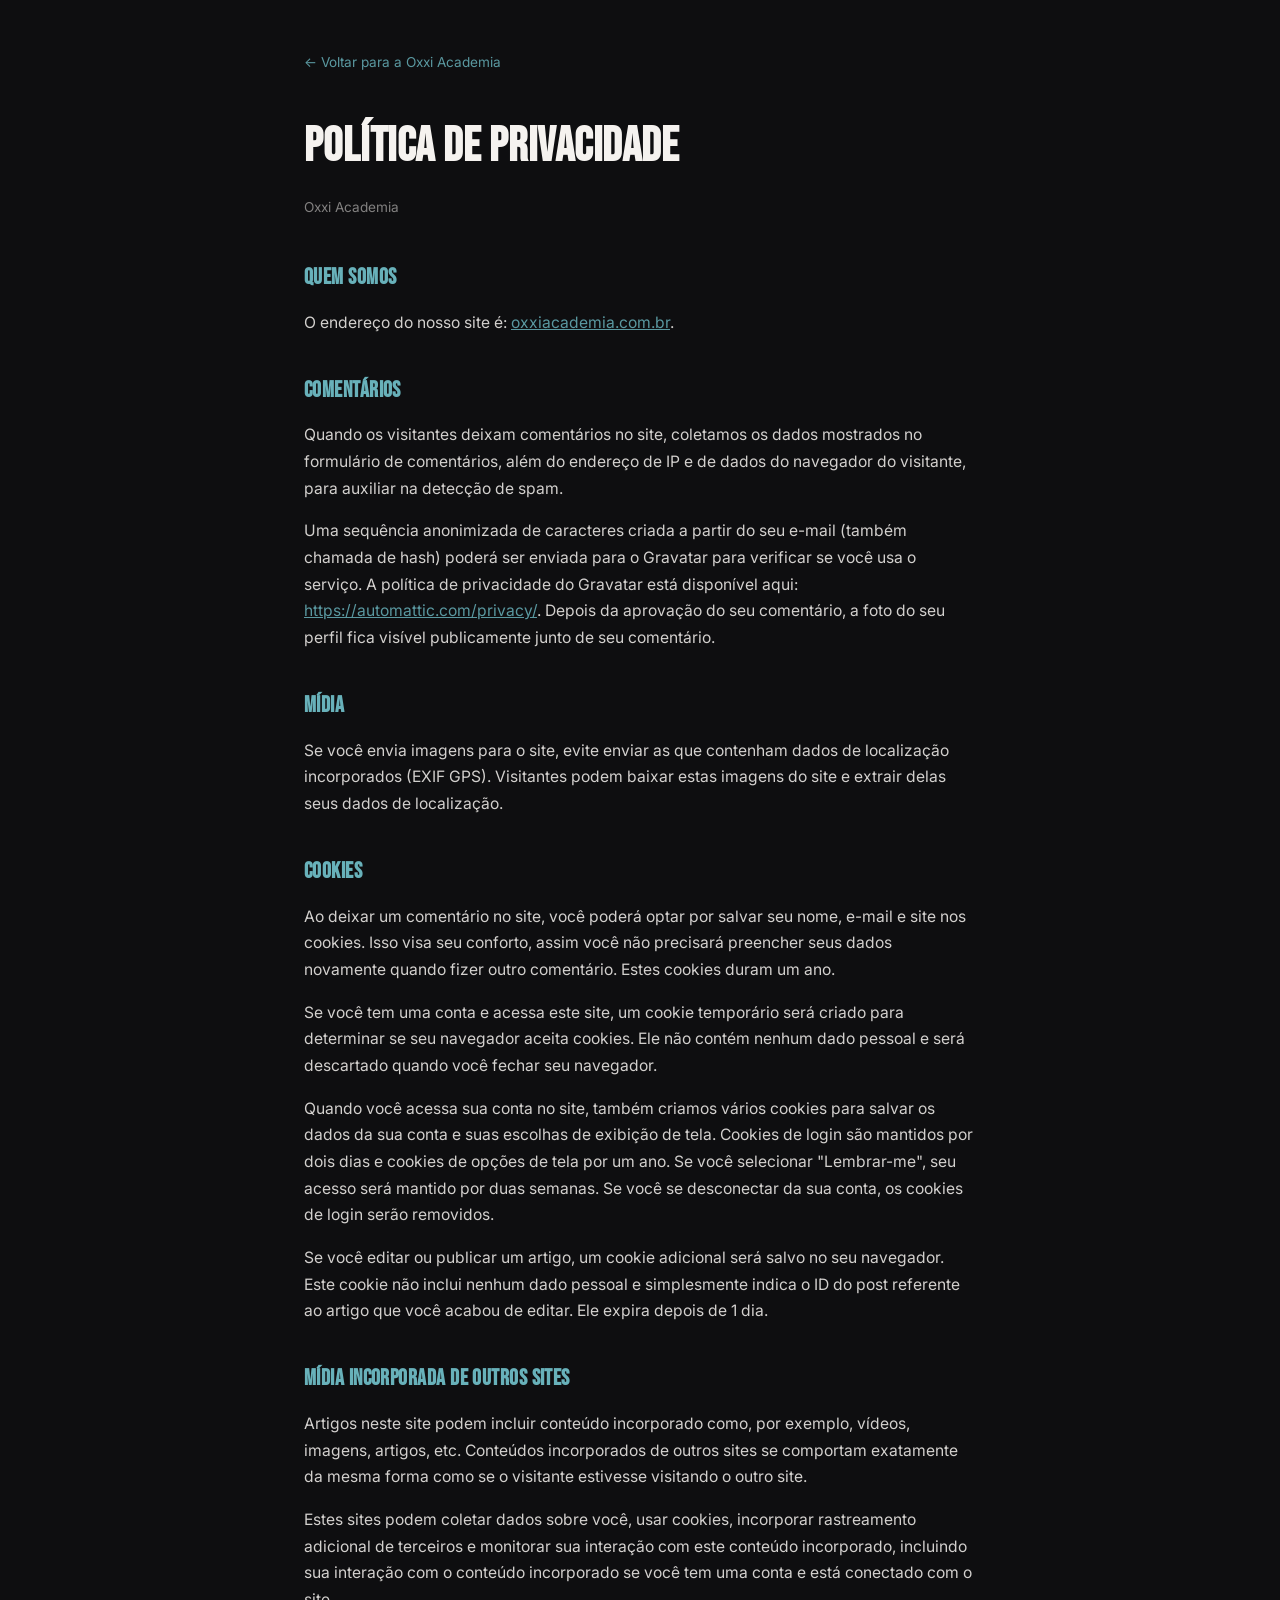
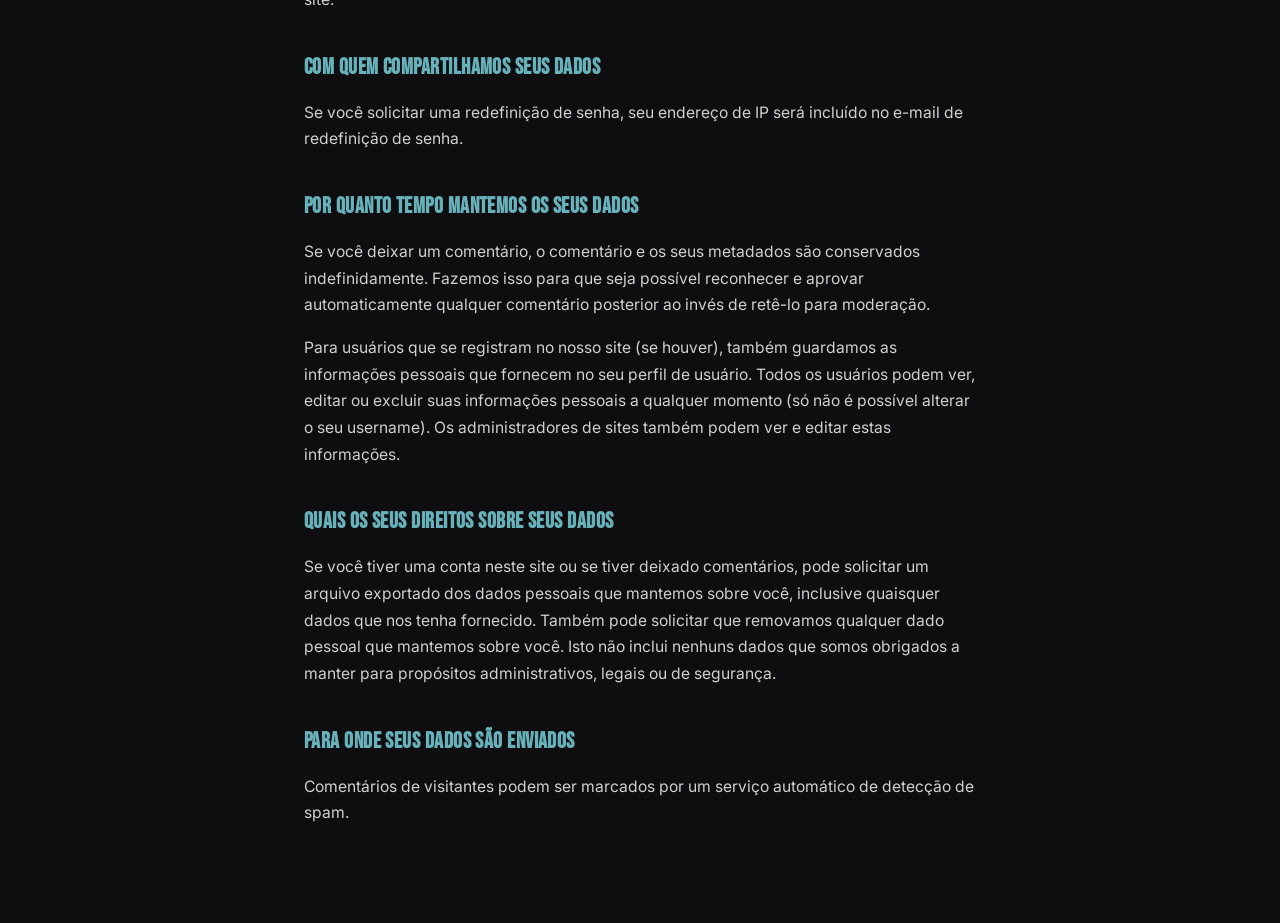
<file: politica-de-privacidade.html>
<!DOCTYPE html>
<html lang="pt-BR">
<head>
<meta charset="UTF-8">
<meta name="viewport" content="width=device-width, initial-scale=1.0">
<meta name="robots" content="noindex, nofollow">
<title>Política de Privacidade — Oxxi Academia</title>
<link rel="icon" href="assets/logo-oxxi.png">
<link rel="preconnect" href="https://fonts.googleapis.com">
<link rel="preconnect" href="https://fonts.gstatic.com" crossorigin>
<link href="https://fonts.googleapis.com/css2?family=Bebas+Neue&family=Inter:wght@400;500;600;700;800&display=swap" rel="stylesheet">
<style>
  :root {
    --teal: #68b1ba;
    --teal-dark: #3e7f87;
    --ink: #0e0e10;
    --ink-2: #17171a;
    --paper: #f5f2ef;
    --font-display: 'Bebas Neue', sans-serif;
    --font-body: 'Inter', sans-serif;
  }
  * { box-sizing: border-box; }
  body {
    margin: 0;
    font-family: var(--font-body);
    background: var(--ink);
    color: var(--paper);
    line-height: 1.7;
  }
  .wrap {
    max-width: 720px;
    margin: 0 auto;
    padding: 3rem 1.5rem 5rem;
  }
  .back {
    display: inline-block;
    margin-bottom: 2rem;
    font-size: 0.85rem;
    color: var(--teal);
    text-decoration: none;
    opacity: 0.85;
  }
  .back:hover { opacity: 1; }
  h1 {
    font-family: var(--font-display);
    font-size: clamp(2rem, 6vw, 3rem);
    letter-spacing: 0.01em;
    margin: 0 0 0.5rem;
  }
  .updated { opacity: 0.5; font-size: 0.85rem; margin-bottom: 2.5rem; }
  h2 {
    font-family: var(--font-display);
    font-size: 1.4rem;
    letter-spacing: 0.02em;
    color: var(--teal);
    margin: 2.2rem 0 0.8rem;
  }
  p { opacity: 0.85; margin: 0 0 1rem; font-size: 0.98rem; }
  a { color: var(--teal); }
</style>
</head>
<body>
<div class="wrap">
  <a href="index.html" class="back">&larr; Voltar para a Oxxi Academia</a>

  <h1>Política de Privacidade</h1>
  <p class="updated">Oxxi Academia</p>

  <h2>Quem somos</h2>
  <p>O endereço do nosso site é: <a href="https://oxxiacademia.com.br">oxxiacademia.com.br</a>.</p>

  <h2>Comentários</h2>
  <p>Quando os visitantes deixam comentários no site, coletamos os dados mostrados no formulário de comentários, além do endereço de IP e de dados do navegador do visitante, para auxiliar na detecção de spam.</p>
  <p>Uma sequência anonimizada de caracteres criada a partir do seu e-mail (também chamada de hash) poderá ser enviada para o Gravatar para verificar se você usa o serviço. A política de privacidade do Gravatar está disponível aqui: <a href="https://automattic.com/privacy/" target="_blank" rel="noopener">https://automattic.com/privacy/</a>. Depois da aprovação do seu comentário, a foto do seu perfil fica visível publicamente junto de seu comentário.</p>

  <h2>Mídia</h2>
  <p>Se você envia imagens para o site, evite enviar as que contenham dados de localização incorporados (EXIF GPS). Visitantes podem baixar estas imagens do site e extrair delas seus dados de localização.</p>

  <h2>Cookies</h2>
  <p>Ao deixar um comentário no site, você poderá optar por salvar seu nome, e-mail e site nos cookies. Isso visa seu conforto, assim você não precisará preencher seus dados novamente quando fizer outro comentário. Estes cookies duram um ano.</p>
  <p>Se você tem uma conta e acessa este site, um cookie temporário será criado para determinar se seu navegador aceita cookies. Ele não contém nenhum dado pessoal e será descartado quando você fechar seu navegador.</p>
  <p>Quando você acessa sua conta no site, também criamos vários cookies para salvar os dados da sua conta e suas escolhas de exibição de tela. Cookies de login são mantidos por dois dias e cookies de opções de tela por um ano. Se você selecionar "Lembrar-me", seu acesso será mantido por duas semanas. Se você se desconectar da sua conta, os cookies de login serão removidos.</p>
  <p>Se você editar ou publicar um artigo, um cookie adicional será salvo no seu navegador. Este cookie não inclui nenhum dado pessoal e simplesmente indica o ID do post referente ao artigo que você acabou de editar. Ele expira depois de 1 dia.</p>

  <h2>Mídia incorporada de outros sites</h2>
  <p>Artigos neste site podem incluir conteúdo incorporado como, por exemplo, vídeos, imagens, artigos, etc. Conteúdos incorporados de outros sites se comportam exatamente da mesma forma como se o visitante estivesse visitando o outro site.</p>
  <p>Estes sites podem coletar dados sobre você, usar cookies, incorporar rastreamento adicional de terceiros e monitorar sua interação com este conteúdo incorporado, incluindo sua interação com o conteúdo incorporado se você tem uma conta e está conectado com o site.</p>

  <h2>Com quem compartilhamos seus dados</h2>
  <p>Se você solicitar uma redefinição de senha, seu endereço de IP será incluído no e-mail de redefinição de senha.</p>

  <h2>Por quanto tempo mantemos os seus dados</h2>
  <p>Se você deixar um comentário, o comentário e os seus metadados são conservados indefinidamente. Fazemos isso para que seja possível reconhecer e aprovar automaticamente qualquer comentário posterior ao invés de retê-lo para moderação.</p>
  <p>Para usuários que se registram no nosso site (se houver), também guardamos as informações pessoais que fornecem no seu perfil de usuário. Todos os usuários podem ver, editar ou excluir suas informações pessoais a qualquer momento (só não é possível alterar o seu username). Os administradores de sites também podem ver e editar estas informações.</p>

  <h2>Quais os seus direitos sobre seus dados</h2>
  <p>Se você tiver uma conta neste site ou se tiver deixado comentários, pode solicitar um arquivo exportado dos dados pessoais que mantemos sobre você, inclusive quaisquer dados que nos tenha fornecido. Também pode solicitar que removamos qualquer dado pessoal que mantemos sobre você. Isto não inclui nenhuns dados que somos obrigados a manter para propósitos administrativos, legais ou de segurança.</p>

  <h2>Para onde seus dados são enviados</h2>
  <p>Comentários de visitantes podem ser marcados por um serviço automático de detecção de spam.</p>
</div>
</body>
</html>
</file>
